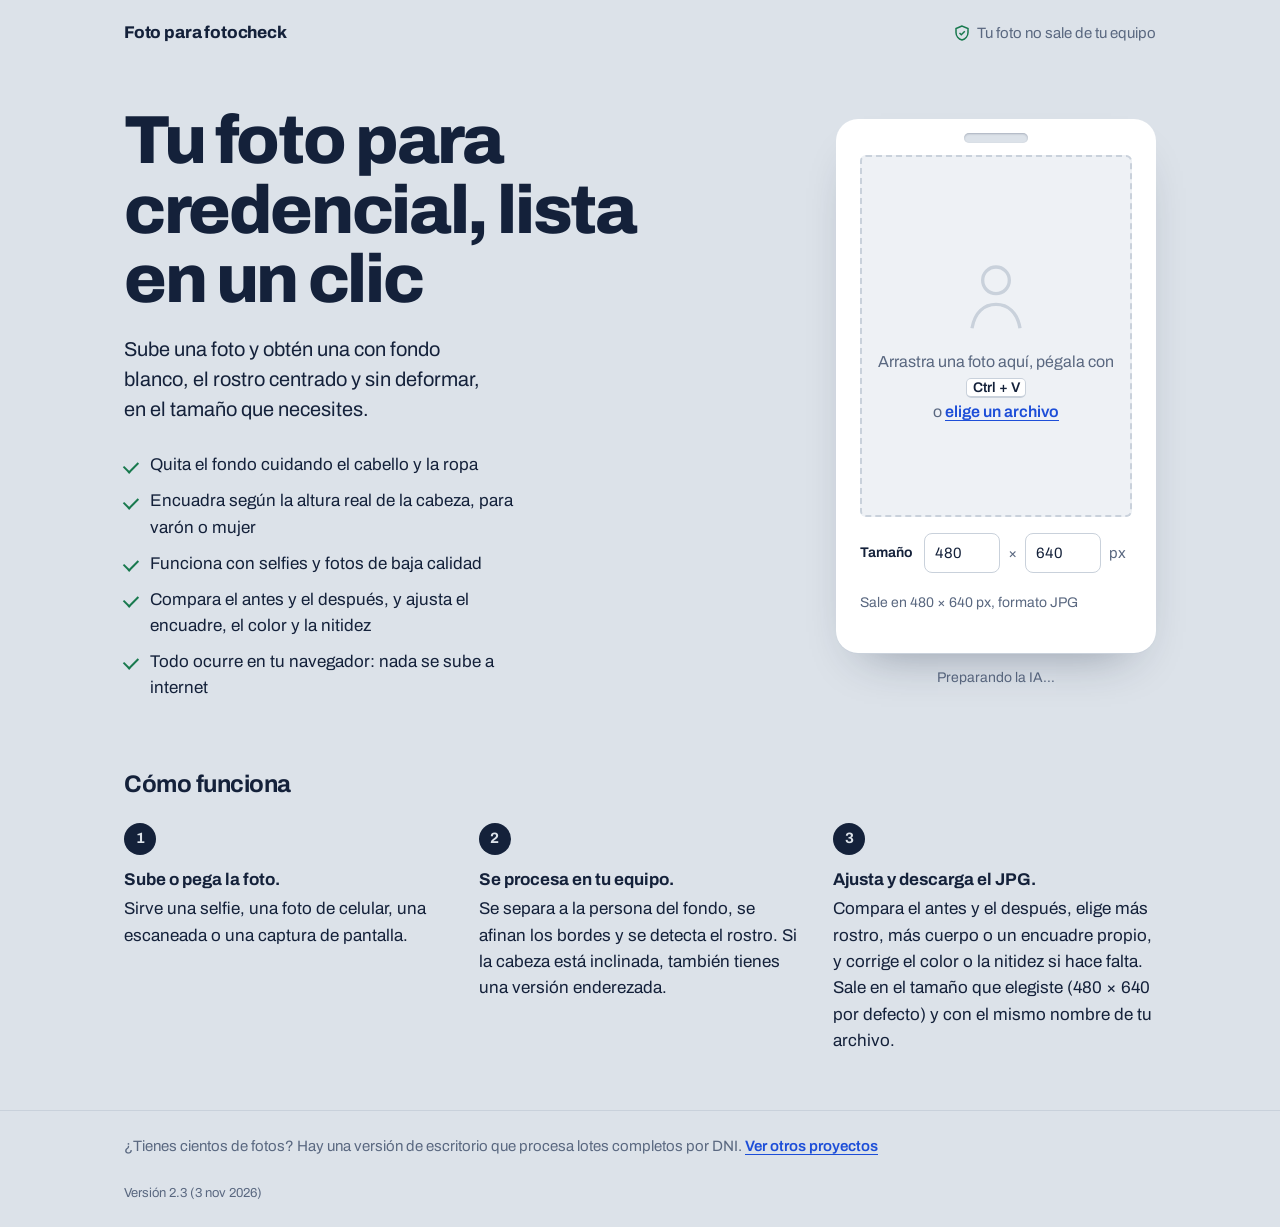
<file: fotocheck/index.html>
<!doctype html>
<html lang="es">
<head>
  <meta charset="utf-8">
  <meta name="viewport" content="width=device-width, initial-scale=1">
  <title>Foto para fotocheck</title>
  <meta name="description" content="Convierte cualquier foto en una foto de fotocheck (480 × 640 o tamaño personalizado) con fondo blanco y el rostro bien encuadrado. Se procesa en tu navegador: la foto no se sube a ningún servidor.">
  <script src="coi-serviceworker.min.js"></script>
  <link rel="preload" href="fonts/archivo-latin-wght-normal.woff2" as="font" type="font/woff2" crossorigin>
  <link rel="stylesheet" href="css/app.css?v=2.3">
  <link rel="icon" href="data:image/svg+xml,%3Csvg xmlns='http://www.w3.org/2000/svg' viewBox='0 0 24 32'%3E%3Crect x='1' y='1' width='22' height='30' rx='3' fill='%2314213A'/%3E%3Crect x='8' y='3' width='8' height='2' rx='1' fill='%23DCE2E9'/%3E%3Ccircle cx='12' cy='14' r='4' fill='%23DCE2E9'/%3E%3Cpath d='M5 26c1-5 4-7 7-7s6 2 7 7z' fill='%23DCE2E9'/%3E%3C/svg%3E">
</head>
<body>
  <header class="top">
    <span class="brand">Foto para fotocheck</span>
    <span class="privacy">
      <svg viewBox="0 0 16 16" aria-hidden="true"><path d="M8 1 2 3.5v4C2 11 4.6 14.1 8 15c3.4-.9 6-4 6-7.5v-4z" fill="none" stroke="currentColor" stroke-width="1.5"/><path d="m5.5 8 1.8 1.8L10.8 6.3" fill="none" stroke="currentColor" stroke-width="1.5"/></svg>
      Tu foto no sale de tu equipo
    </span>
  </header>

  <main class="hero">
    <section class="pitch">
      <h1>Tu foto para credencial, lista en un clic</h1>
      <p class="lede">Sube una foto y obtén una con fondo blanco, el rostro centrado y sin deformar, en el tamaño que necesites.</p>
      <ul class="facts">
        <li>Quita el fondo cuidando el cabello y la ropa</li>
        <li>Encuadra según la altura real de la cabeza, para varón o mujer</li>
        <li>Funciona con selfies y fotos de baja calidad</li>
        <li>Compara el antes y el después, y ajusta el encuadre, el color y la nitidez</li>
        <li>Todo ocurre en tu navegador: nada se sube a internet</li>
      </ul>
    </section>

    <section class="badge-wrap" aria-label="Editor">
      <div class="badge" id="badge">
        <div class="slot" aria-hidden="true"></div>
        <div class="window" id="drop" tabindex="0" role="button" aria-describedby="drop-hint">
          <div class="empty" id="empty">
            <svg viewBox="0 0 48 64" aria-hidden="true"><circle cx="24" cy="24" r="10"/><path d="M6 60c2-12 9-18 18-18s16 6 18 18"/></svg>
            <p id="drop-hint">Arrastra una foto aquí<span class="paste-hint">, pégala con <kbd id="paste-key">Ctrl + V</kbd></span><br>o <span class="link">elige un archivo</span></p>
          </div>
          <img id="result" alt="Foto procesada de 480 por 640" hidden>
          <div class="busy" id="busy" hidden>
            <div class="bar"><div class="fill" id="fill"></div></div>
            <p id="stage">Preparando…</p>
          </div>
        </div>
        <div class="size" role="group" aria-labelledby="size-label">
          <span id="size-label" class="size-label">Tamaño</span>
          <label class="field"><span class="sr">Ancho en píxeles</span><input id="out-w" type="number" inputmode="numeric" min="64" max="4000" step="1" value="480" aria-describedby="size-help"></label>
          <span class="times" aria-hidden="true">×</span>
          <label class="field"><span class="sr">Alto en píxeles</span><input id="out-h" type="number" inputmode="numeric" min="64" max="4000" step="1" value="640" aria-describedby="size-help"></label>
          <span class="unit">px</span>
          <button type="button" class="reset-size" id="reset-size" hidden>Volver a 480 × 640</button>
          <span id="size-help" class="sr">Ancho y alto entre 64 y 4000 píxeles. El recorte usa esta proporción.</span>
        </div>
        <div class="badge-foot">
          <div class="meta" id="meta" aria-live="polite">Sale en 480 × 640, formato JPG</div>
          <div class="notes" id="notes" aria-live="polite" hidden></div>
          <div class="actions">
            <button type="button" class="btn ghost" id="straight" aria-pressed="false" hidden>Ver enderezada</button>
            <button type="button" class="btn ghost" id="again" hidden>Otra foto</button>
            <a class="btn primary" id="download" hidden download>Descargar JPG</a>
          </div>
        </div>
        <input type="file" id="file" accept="image/jpeg,image/png,image/webp" hidden>
      </div>
      <p class="first-load" id="first-load">La primera vez se descargan los modelos (unos 88 MB). Después quedan guardados en tu navegador.</p>
    </section>
  </main>

  <section class="editor" id="editor" aria-labelledby="editor-title" hidden>
    <h2 id="editor-title">Antes y después</h2>
    <div class="editor-grid">
      <div class="compare">
        <figure>
          <div class="frame"><span class="pic"><img id="before" alt="Foto original"><span class="crop-box" id="crop-box" hidden><i class="h" data-h="nw"></i><i class="h" data-h="ne"></i><i class="h" data-h="sw"></i><i class="h" data-h="se"></i></span></span></div>
          <figcaption>Antes · foto original. El recuadro es la parte que se usa.</figcaption>
        </figure>
        <figure>
          <div class="frame"><img id="after" class="after" alt="Foto procesada"></div>
          <figcaption id="after-cap">Después</figcaption>
        </figure>
      </div>
      <div class="panel">
        <fieldset class="group">
          <legend>Encuadre</legend>
          <div class="choices">
            <label class="choice"><input type="radio" name="encuadre" value="recomendado" checked><span>Recomendado</span></label>
            <label class="choice"><input type="radio" name="encuadre" value="rostro"><span>Más rostro</span></label>
            <label class="choice"><input type="radio" name="encuadre" value="cuerpo"><span>Un poco más de cuerpo</span></label>
            <label class="choice"><input type="radio" name="encuadre" value="mas-cuerpo"><span>Más cuerpo</span></label>
            <label class="choice"><input type="radio" name="encuadre" value="personalizado"><span>Personalizado</span></label>
          </div>
          <p class="hint" id="enc-hint" aria-live="polite"></p>
        </fieldset>
        <fieldset class="group">
          <legend>Ajustes</legend>
          <div class="sliders">
            <div class="slider"><label for="c-brillo">Brillo</label><input type="range" id="c-brillo" min="-100" max="100" step="1" value="0"><output id="o-brillo" for="c-brillo">0</output></div>
            <div class="slider"><label for="c-contraste">Contraste</label><input type="range" id="c-contraste" min="-100" max="100" step="1" value="0"><output id="o-contraste" for="c-contraste">0</output></div>
            <div class="slider"><label for="c-saturacion">Saturación</label><input type="range" id="c-saturacion" min="-100" max="100" step="1" value="0"><output id="o-saturacion" for="c-saturacion">0</output></div>
            <div class="slider"><label for="c-temperatura">Temperatura</label><input type="range" id="c-temperatura" min="-100" max="100" step="1" value="0" aria-describedby="temp-help"><output id="o-temperatura" for="c-temperatura">0</output></div>
            <div class="slider"><label for="c-nitidez">Nitidez</label><input type="range" id="c-nitidez" min="0" max="100" step="1" value="0"><output id="o-nitidez" for="c-nitidez">0</output></div>
          </div>
          <span id="temp-help" class="sr">Valores negativos enfrían el color y positivos lo calientan.</span>
          <div class="row-actions">
            <button type="button" class="btn ghost" id="c-auto">Automático</button>
            <button type="button" class="btn ghost" id="c-reset">Restablecer</button>
          </div>
          <p class="hint" id="color-hint" aria-live="polite"></p>
          <p class="hint">Solo cambia a la persona: el fondo sigue blanco.</p>
        </fieldset>
        <a class="btn primary wide" id="download2" download>Descargar JPG</a>
      </div>
    </div>
  </section>

  <section class="how">
    <h2>Cómo funciona</h2>
    <ol>
      <li><strong>Sube o pega la foto.</strong> Sirve una selfie, una foto de celular, una escaneada o una captura de pantalla.</li>
      <li><strong>Se procesa en tu equipo.</strong> Se separa a la persona del fondo, se afinan los bordes y se detecta el rostro. Si la cabeza está inclinada, también tienes una versión enderezada.</li>
      <li><strong>Ajusta y descarga el JPG.</strong> Compara el antes y el después, elige más rostro, más cuerpo o un encuadre propio, y corrige el color o la nitidez si hace falta. Sale en el tamaño que elegiste (480 × 640 por defecto) y con el mismo nombre de tu archivo.</li>
    </ol>
  </section>

  <footer class="foot">
    <p>¿Tienes cientos de fotos? Hay una versión de escritorio que procesa lotes completos por DNI. <a href="../#proyectos">Ver otros proyectos</a></p>
    <p class="ver">Versión <span id="ver"></span></p>
  </footer>

  <script src="js/app.js?v=2.3"></script>
</body>
</html>
</file>
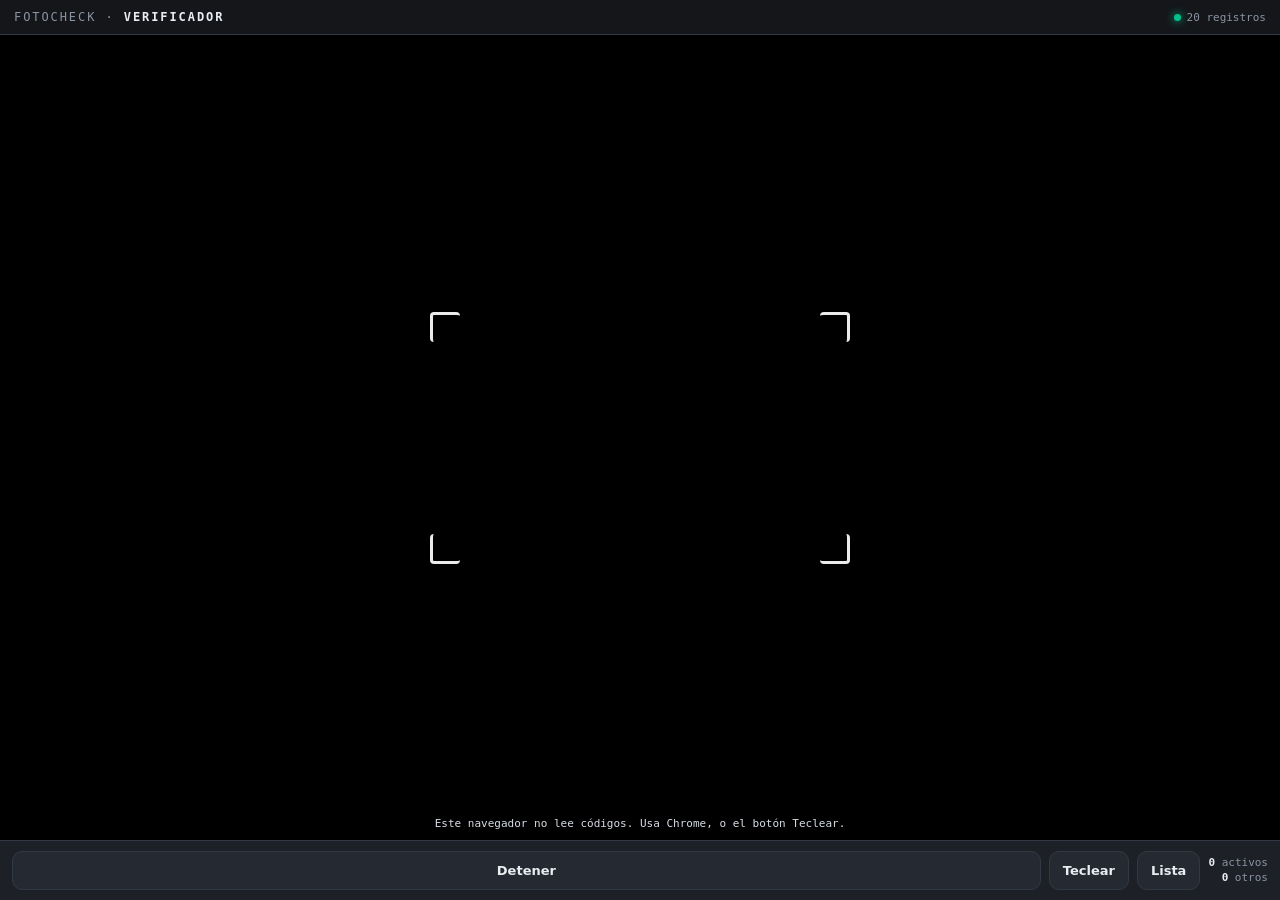
<file: testApp/index.html>
<!DOCTYPE html>
<html lang="es">
<head>
<meta charset="utf-8">
<meta name="viewport" content="width=device-width, initial-scale=1, viewport-fit=cover, user-scalable=no">
<meta name="theme-color" content="#14161A">
<meta name="mobile-web-app-capable" content="yes">
<meta name="apple-mobile-web-app-capable" content="yes">
<meta name="apple-mobile-web-app-status-bar-style" content="black-translucent">
<title>Verificador de fotochecks</title>
<style>
  :root{
    --ink:#14161A;
    --panel:#1D2026;
    --panel-2:#252932;
    --line:#333944;
    --text:#E9ECF1;
    --muted:#8A93A2;

    --activo:#00C08B;
    --activo-ink:#04231B;
    --inactivo:#FF3B4E;
    --inactivo-ink:#FFFFFF;
    --desconocido:#FFB020;
    --desconocido-ink:#2A1C00;

    --mono: ui-monospace, "Cascadia Mono", "Segoe UI Mono", "Roboto Mono", Consolas, monospace;
    --sans: system-ui, -apple-system, "Segoe UI", Roboto, "Helvetica Neue", sans-serif;

    --r:14px;
  }

  *{box-sizing:border-box;-webkit-tap-highlight-color:transparent}
  html,body{height:100%;margin:0}
  body{
    background:var(--ink);color:var(--text);font-family:var(--sans);
    display:flex;flex-direction:column;overflow:hidden;
    padding:env(safe-area-inset-top) env(safe-area-inset-right) env(safe-area-inset-bottom) env(safe-area-inset-left);
  }

  /* ---------- Encabezado ---------- */
  header{
    display:flex;align-items:center;justify-content:space-between;gap:10px;
    padding:10px 14px;border-bottom:1px solid var(--line);flex:0 0 auto;
  }
  .marca{font-family:var(--mono);font-size:12px;letter-spacing:.16em;color:var(--muted)}
  .marca b{color:var(--text);font-weight:600}
  .meta{font-family:var(--mono);font-size:11px;color:var(--muted);display:flex;align-items:center;gap:6px}
  .punto{width:7px;height:7px;border-radius:50%;background:var(--muted)}
  .punto.on{background:var(--activo);box-shadow:0 0 8px var(--activo)}

  /* ---------- Cámara ---------- */
  .visor{
    position:relative;flex:1 1 auto;min-height:120px;background:#000;overflow:hidden;
    transition:flex-basis .28s ease, min-height .28s ease;
  }
  body.con-resultado .visor{flex:0 0 26vh;min-height:0}
  video{width:100%;height:100%;object-fit:cover;display:block}

  .marco{position:absolute;inset:0;display:grid;place-items:center;pointer-events:none}
  .mira{
    width:min(78%,420px);aspect-ratio:5/3;position:relative;
    transition:transform .2s ease, opacity .2s ease;
  }
  .mira i{position:absolute;width:30px;height:30px;border:3px solid rgba(255,255,255,.92);border-radius:4px}
  .mira i:nth-child(1){top:0;left:0;border-right:0;border-bottom:0}
  .mira i:nth-child(2){top:0;right:0;border-left:0;border-bottom:0}
  .mira i:nth-child(3){bottom:0;left:0;border-right:0;border-top:0}
  .mira i:nth-child(4){bottom:0;right:0;border-left:0;border-top:0}
  body.buscando .mira{animation:respira 1.7s ease-in-out infinite}
  @keyframes respira{0%,100%{transform:scale(1);opacity:.85}50%{transform:scale(.965);opacity:1}}

  .aviso{
    position:absolute;left:0;right:0;bottom:0;padding:10px 14px;
    background:linear-gradient(transparent,rgba(0,0,0,.75));
    font-family:var(--mono);font-size:11px;color:#D7DCE4;text-align:center;
  }

  /* ---------- Resultado ---------- */
  .resultado{
    flex:0 0 auto;padding:0 14px;overflow:hidden;
    max-height:0;opacity:0;transition:max-height .28s ease,opacity .2s ease,padding .28s ease;
  }
  body.con-resultado .resultado{max-height:60vh;opacity:1;padding:14px}

  .codigo{font-family:var(--mono);font-size:13px;letter-spacing:.14em;color:var(--muted)}
  .nombre{
    font-size:clamp(22px,6.4vw,34px);font-weight:800;line-height:1.1;
    letter-spacing:-.02em;margin:6px 0 10px;overflow-wrap:anywhere;
  }
  .dni{font-family:var(--mono);font-size:17px;color:var(--text);opacity:.85}
  .dni span{color:var(--muted);font-size:12px;letter-spacing:.14em;margin-right:8px}

  .estado{
    margin-top:14px;border-radius:var(--r);padding:18px 16px;text-align:center;
    font-weight:800;font-size:clamp(24px,7.5vw,40px);letter-spacing:.06em;line-height:1;
    animation:entra .22s cubic-bezier(.2,.9,.3,1.4);
  }
  @keyframes entra{from{transform:scale(.94);opacity:0}to{transform:scale(1);opacity:1}}
  .e-activo{background:var(--activo);color:var(--activo-ink)}
  .e-inactivo{background:var(--inactivo);color:var(--inactivo-ink)}
  .e-desconocido{background:var(--desconocido);color:var(--desconocido-ink)}
  .estado small{display:block;font-size:12px;letter-spacing:.16em;font-weight:600;opacity:.72;margin-top:8px;font-family:var(--mono)}

  /* ---------- Barra inferior ---------- */
  footer{
    flex:0 0 auto;display:flex;align-items:center;gap:8px;
    padding:10px 12px;border-top:1px solid var(--line);background:var(--panel);
  }
  button{
    font-family:var(--sans);font-size:13px;font-weight:600;color:var(--text);
    background:var(--panel-2);border:1px solid var(--line);border-radius:10px;
    padding:11px 13px;cursor:pointer;transition:background .15s ease;
  }
  button:active{background:#30364180}
  button:focus-visible{outline:2px solid var(--activo);outline-offset:2px}
  button.on{background:var(--text);color:var(--ink);border-color:var(--text)}
  .crece{flex:1}
  .conteo{margin-left:auto;font-family:var(--mono);font-size:11px;color:var(--muted);text-align:right;line-height:1.35}
  .conteo b{color:var(--text)}

  /* ---------- Panel manual / historial ---------- */
  dialog{
    border:1px solid var(--line);background:var(--panel);color:var(--text);
    border-radius:var(--r);padding:18px;width:min(92vw,420px);
  }
  dialog::backdrop{background:rgba(0,0,0,.6)}
  dialog h2{margin:0 0 12px;font-size:15px;letter-spacing:.02em}
  input[type=text]{
    width:100%;font-family:var(--mono);font-size:19px;padding:12px;
    background:var(--ink);color:var(--text);border:1px solid var(--line);border-radius:10px;
  }
  .filas{max-height:52vh;overflow:auto;margin:0;padding:0;list-style:none}
  .filas li{
    display:flex;align-items:center;gap:10px;padding:9px 0;border-bottom:1px solid var(--line);
    font-size:13px;
  }
  .filas li:last-child{border-bottom:0}
  .pill{
    font-family:var(--mono);font-size:10px;font-weight:700;letter-spacing:.1em;
    padding:4px 7px;border-radius:6px;flex:0 0 auto;
  }
  .p-activo{background:var(--activo);color:var(--activo-ink)}
  .p-inactivo{background:var(--inactivo);color:var(--inactivo-ink)}
  .p-desconocido{background:var(--desconocido);color:var(--desconocido-ink)}
  .hora{font-family:var(--mono);color:var(--muted);font-size:11px;margin-left:auto;flex:0 0 auto}
  .vacio{color:var(--muted);font-size:13px;padding:18px 0;text-align:center}

  @media (prefers-reduced-motion: reduce){
    *{animation:none !important;transition:none !important}
  }
</style>
</head>
<body class="buscando">

<header>
  <div class="marca">FOTOCHECK · <b>VERIFICADOR</b></div>
  <div class="meta"><span class="punto" id="led"></span><span id="infoBD">—</span></div>
</header>

<div class="visor">
  <video id="video" playsinline muted autoplay></video>
  <div class="marco"><div class="mira"><i></i><i></i><i></i><i></i></div></div>
  <div class="aviso" id="aviso">Apunta al código de barras</div>
</div>

<section class="resultado" id="resultado" aria-live="polite"></section>

<footer>
  <button id="btnCam" class="crece">Detener</button>
  <button id="btnLuz" hidden>Luz</button>
  <button id="btnManual">Teclear</button>
  <button id="btnLista">Lista</button>
  <div class="conteo">
    <div><b id="cActivo">0</b> activos</div>
    <div><b id="cOtro">0</b> otros</div>
  </div>
</footer>

<dialog id="dlgManual">
  <h2>Ingresar código</h2>
  <input type="text" id="inManual" inputmode="text" autocomplete="off" placeholder="Ej. E00123">
  <div style="display:flex;gap:8px;margin-top:14px">
    <button class="crece" id="btnBuscar">Buscar</button>
    <button id="btnCerrarManual">Cancelar</button>
  </div>
</dialog>

<dialog id="dlgLista">
  <h2>Escaneos de esta sesión</h2>
  <ul class="filas" id="filas"></ul>
  <div style="display:flex;gap:8px;margin-top:14px">
    <button class="crece" id="btnCSV">Descargar CSV</button>
    <button id="btnCerrarLista">Cerrar</button>
  </div>
</dialog>

<script>
/* =========================================================================
   1. ORIGEN DE DATOS
   Hoy: lista embebida (generada por gen_datos.py desde el Excel).
   Mañana: cambia modo a 'url' y apunta a un JSON publicado por
   Power Automate / SharePoint / OneDrive. El resto de la app no cambia.
   ========================================================================= */
const FUENTE = {
  modo: 'embebido',        // 'embebido' | 'url'
  url : '',                // p. ej. 'https://.../datos.json'
  cache: 'fotocheck_bd_v1' // copia local para trabajar sin señal
};

// ==== INICIO DATOS (generado por gen_datos.py — no editar a mano) ====
const DATOS = [
  {"cod":"E00101","nom":"QUISPE MAMANI, ROSA ELENA","dni":"45678901","est":"ACTIVO"},
  {"cod":"E00102","nom":"DE LA TORRE RIOS, LUIS ALBERTO","dni":"09876543","est":"ACTIVO"},
  {"cod":"E00103","nom":"HUAMAN CCASA, PEDRO ANTONIO","dni":"71234567","est":"NO ACTIVO"},
  {"cod":"E00104","nom":"VARGAS LLOSA, MARIA FERNANDA","dni":"08123456","est":"ACTIVO"},
  {"cod":"E00105","nom":"CHAVEZ PONCE, JORGE LUIS","dni":"46012378","est":"NO ACTIVO"},
  {"cod":"E00106","nom":"SALAZAR MENDOZA, ANA LUCIA","dni":"70998877","est":"ACTIVO"},
  {"cod":"E00107","nom":"ROJAS CABRERA, MIGUEL ANGEL","dni":"41223344","est":"ACTIVO"},
  {"cod":"E00108","nom":"FLORES ATENCIO, CARMEN ROSA","dni":"06554433","est":"NO ACTIVO"},
  {"cod":"E00109","nom":"CASTILLO NUÑEZ, DIEGO ARMANDO","dni":"72556677","est":"ACTIVO"},
  {"cod":"E00110","nom":"MEDINA ZEGARRA, PATRICIA ISABEL","dni":"44778899","est":"ACTIVO"},
  {"cod":"E00111","nom":"PAREDES SOTO, RICARDO MANUEL","dni":"10334455","est":"NO ACTIVO"},
  {"cod":"E00112","nom":"ESPINOZA VILCA, GLORIA MERCEDES","dni":"73445566","est":"ACTIVO"},
  {"cod":"E00113","nom":"TORRES BENAVIDES, CESAR AUGUSTO","dni":"42667788","est":"ACTIVO"},
  {"cod":"E00114","nom":"AGUILAR PRADO, SILVIA BEATRIZ","dni":"07889900","est":"NO ACTIVO"},
  {"cod":"E00115","nom":"BUSTAMANTE LEON, FERNANDO JOSE","dni":"74112233","est":"ACTIVO"},
  {"cod":"E00116","nom":"NAVARRO ESCOBAR, JULIA ANDREA","dni":"43990011","est":"ACTIVO"},
  {"cod":"E00117","nom":"OLIVARES CANO, MARCO TULIO","dni":"11556677","est":"NO ACTIVO"},
  {"cod":"E00118","nom":"REYES GUTIERREZ, SANDRA PAOLA","dni":"75223344","est":"ACTIVO"},
  {"cod":"E00119","nom":"ZAVALA CORDOVA, ALEJANDRO IVAN","dni":"40445566","est":"ACTIVO"},
  {"cod":"E00120","nom":"IPARRAGUIRRE VEGA, LUZ MARINA","dni":"05667788","est":"NO ACTIVO"}
];
// ==== FIN DATOS ====

/* =========================================================================
   2. ÍNDICE DE BÚSQUEDA
   ========================================================================= */
const norm = s => String(s ?? '').trim().toUpperCase().replace(/[\s\-_.]/g,'');
const sinCeros = s => norm(s).replace(/^0+/,'') || '0';

let registros = DATOS, indice = new Map();

function construirIndice(lista){
  indice = new Map();
  for(const r of lista){
    for(const k of [norm(r.cod), sinCeros(r.cod), norm(r.dni), sinCeros(r.dni)]){
      if(k && !indice.has(k)) indice.set(k, r);
    }
  }
  document.getElementById('infoBD').textContent = lista.length + ' registros';
  document.getElementById('led').classList.toggle('on', lista.length > 0);
}

function buscar(txt){
  return indice.get(norm(txt)) || indice.get(sinCeros(txt)) || null;
}

async function cargarDatos(){
  if(FUENTE.modo === 'url' && FUENTE.url){
    try{
      const r = await fetch(FUENTE.url, {cache:'no-store'});
      const j = await r.json();
      if(Array.isArray(j) && j.length){
        localStorage.setItem(FUENTE.cache, JSON.stringify(j));
        registros = j;
      }
    }catch(e){
      const c = localStorage.getItem(FUENTE.cache);
      if(c) registros = JSON.parse(c);
    }
  }
  construirIndice(registros);
}

/* =========================================================================
   3. PRESENTACIÓN DEL RESULTADO
   ========================================================================= */
const $ = id => document.getElementById(id);
const historial = [];
let temporizador = null, ultimo = '', ultimoMs = 0;

/* Control anti-rebote: evita que un código vecino del mismo papel
   pise el resultado que se acaba de mostrar. */
const ENFRIAMIENTO = 1200;   // ms en que se ignora TODO tras una lectura válida
const REPETIR      = 2;      // veces seguidas que hay que ver el mismo código
let bloqueoHasta = 0, candidato = '', repeticiones = 0;

function clase(est){
  const e = norm(est);
  if(e === 'ACTIVO') return 'activo';
  if(e === 'NOACTIVO' || e === 'INACTIVO') return 'inactivo';
  return 'desconocido';
}

function mostrar(reg, leido){
  const c = reg ? clase(reg.est) : 'desconocido';
  $('resultado').innerHTML = reg
    ? `<div class="codigo">${reg.cod}</div>
       <div class="nombre">${reg.nom}</div>
       <div class="dni"><span>DNI</span>${reg.dni}</div>
       <div class="estado e-${c}">${reg.est}</div>`
    : `<div class="codigo">${leido}</div>
       <div class="nombre">Sin coincidencia</div>
       <div class="dni"><span>CÓDIGO</span>no está en la base</div>
       <div class="estado e-desconocido">NO REGISTRADO<small>VERIFICAR MANUALMENTE</small></div>`;

  document.body.classList.add('con-resultado');
  document.body.classList.remove('buscando');

  historial.unshift({
    cod: reg ? reg.cod : leido,
    nom: reg ? reg.nom : '—',
    dni: reg ? reg.dni : '—',
    est: reg ? reg.est : 'NO REGISTRADO',
    c, hora: new Date().toLocaleTimeString('es-PE',{hour12:false})
  });
  $('cActivo').textContent = historial.filter(h => h.c === 'activo').length;
  $('cOtro').textContent   = historial.filter(h => h.c !== 'activo').length;

  señal(c);
  clearTimeout(temporizador);
  temporizador = setTimeout(limpiar, 2400);
}

function limpiar(){
  document.body.classList.remove('con-resultado');
  if(escaneando) document.body.classList.add('buscando');
  $('resultado').innerHTML = '';
}

/* Sonido y vibración: distinto tono según el estado */
let ctxAudio = null;
function señal(c){
  const patron = c === 'activo' ? [40] : c === 'inactivo' ? [70,60,70] : [50,50,50];
  navigator.vibrate?.(patron);
  try{
    ctxAudio ||= new (window.AudioContext || window.webkitAudioContext)();
    const tonos = c === 'activo' ? [[880,0]] : c === 'inactivo' ? [[420,0],[300,.14]] : [[600,0],[600,.14]];
    for(const [hz,at] of tonos){
      const o = ctxAudio.createOscillator(), g = ctxAudio.createGain();
      o.type = 'sine'; o.frequency.value = hz;
      const t = ctxAudio.currentTime + at;
      g.gain.setValueAtTime(.0001, t);
      g.gain.exponentialRampToValueAtTime(.28, t + .012);
      g.gain.exponentialRampToValueAtTime(.0001, t + .12);
      o.connect(g).connect(ctxAudio.destination);
      o.start(t); o.stop(t + .14);
    }
  }catch(e){}
}

/* Acepta una lectura y abre el enfriamiento. Lo usan el escáner y el teclado. */
function aceptar(txt){
  const ahora = Date.now();
  candidato = ''; repeticiones = 0;
  ultimo = txt; ultimoMs = ahora;
  bloqueoHasta = ahora + ENFRIAMIENTO;
  mostrar(buscar(txt), txt);
}

function procesar(txt){
  const ahora = Date.now();
  if(ahora < bloqueoHasta) return;                        // enfriamiento tras la última lectura
  if(txt === ultimo && ahora - ultimoMs < 2600) return;   // mismo código demasiado seguido

  // Debe verse el mismo valor en varios cuadros seguidos antes de darlo por bueno
  if(txt !== candidato){ candidato = txt; repeticiones = 1; return; }
  if(++repeticiones < REPETIR) return;

  aceptar(txt);
}

/* =========================================================================
   4. CÁMARA Y LECTURA
   ========================================================================= */
const FORMATOS = ['code_128','code_39','code_93','codabar','ean_13','ean_8','itf','upc_a','upc_e','qr_code'];
let stream = null, detector = null, escaneando = false, pista = null, luz = false;

async function iniciar(){
  if(!window.isSecureContext || !navigator.mediaDevices){
    escaneando = false;
    document.body.classList.remove('buscando');
    $('btnCam').textContent = 'Iniciar';
    $('aviso').innerHTML = 'La cámara necesita el APK o localhost.<br>Aquí solo funciona el botón Teclear.';
    return;
  }
  if(!('BarcodeDetector' in window)){
    $('aviso').textContent = 'Este navegador no lee códigos. Usa Chrome, o el botón Teclear.';
    return;
  }
  try{
    const soportados = await BarcodeDetector.getSupportedFormats();
    detector = new BarcodeDetector({formats: FORMATOS.filter(f => soportados.includes(f))});

    stream = await navigator.mediaDevices.getUserMedia({
      video: {facingMode:{ideal:'environment'}, width:{ideal:1280}, height:{ideal:720}}
    });
    $('video').srcObject = stream;
    await $('video').play();

    pista = stream.getVideoTracks()[0];
    if(pista.getCapabilities?.().torch) $('btnLuz').hidden = false;

    escaneando = true;
    document.body.classList.add('buscando');
    $('btnCam').textContent = 'Detener';
    $('aviso').textContent = 'Centra un solo código en la mira';
    bucle();
  }catch(e){
    $('aviso').textContent = e.name === 'NotAllowedError'
      ? 'Permiso de cámara denegado. Habilítalo en el candado de la barra de direcciones.'
      : 'No se pudo abrir la cámara: ' + e.name;
  }
}

/* Cuando hay varios códigos a la vista (una hoja impresa, un tablero),
   el detector no garantiza el orden. Nos quedamos con el que está más
   cerca del centro y descartamos los que caen fuera de la mira. */
function elegirCentral(hits, v){
  const cx = v.videoWidth / 2, cy = v.videoHeight / 2;
  const limX = v.videoWidth * .36, limY = v.videoHeight * .30;
  let mejor = null, mejorDist = Infinity;

  for(const h of hits){
    const b = h.boundingBox;
    if(!b){ if(!mejor){ mejor = h; mejorDist = Infinity; } continue; }
    const bx = b.x + b.width / 2, by = b.y + b.height / 2;
    if(Math.abs(bx - cx) > limX || Math.abs(by - cy) > limY) continue;
    const d = Math.hypot(bx - cx, by - cy);
    if(d < mejorDist){ mejorDist = d; mejor = h; }
  }
  return mejor;
}

async function bucle(){
  while(escaneando){
    try{
      const v = $('video');
      if(v.readyState >= 2 && Date.now() >= bloqueoHasta){
        const hits = await detector.detect(v);
        const elegido = hits.length === 1 ? hits[0] : elegirCentral(hits, v);
        if(elegido) procesar(elegido.rawValue);
        else if(hits.length){ candidato = ''; repeticiones = 0; }
      }
    }catch(e){}
    await new Promise(r => setTimeout(r, 110));
  }
}

function detener(){
  escaneando = false;
  candidato = ''; repeticiones = 0; bloqueoHasta = 0;
  stream?.getTracks().forEach(t => t.stop());
  stream = null; luz = false;
  $('btnLuz').classList.remove('on'); $('btnLuz').hidden = true;
  $('btnCam').textContent = 'Iniciar';
  $('aviso').textContent = 'Cámara detenida';
  document.body.classList.remove('buscando');
}

/* =========================================================================
   5. CONTROLES
   ========================================================================= */
$('btnCam').onclick = () => escaneando ? detener() : iniciar();

$('btnLuz').onclick = async () => {
  luz = !luz;
  try{ await pista.applyConstraints({advanced:[{torch:luz}]}); $('btnLuz').classList.toggle('on', luz); }
  catch(e){ luz = false; }
};

$('btnManual').onclick = () => { $('dlgManual').showModal(); $('inManual').value=''; $('inManual').focus(); };
$('btnCerrarManual').onclick = () => $('dlgManual').close();
$('btnBuscar').onclick = () => {
  const t = $('inManual').value.trim();
  if(!t) return;
  $('dlgManual').close();
  aceptar(t);
};
$('inManual').addEventListener('keydown', e => { if(e.key === 'Enter') $('btnBuscar').click(); });

$('btnLista').onclick = () => {
  $('filas').innerHTML = historial.length
    ? historial.map(h => `<li>
        <span class="pill p-${h.c}">${h.est}</span>
        <span>${h.nom}<br><span style="color:var(--muted);font-family:var(--mono);font-size:11px">${h.cod} · ${h.dni}</span></span>
        <span class="hora">${h.hora}</span></li>`).join('')
    : '<div class="vacio">Aún no hay escaneos.</div>';
  $('dlgLista').showModal();
};
$('btnCerrarLista').onclick = () => $('dlgLista').close();

$('btnCSV').onclick = () => {
  const csv = 'Hora;Codigo;Nombre;DNI;Estado\n' +
    historial.map(h => [h.hora,h.cod,h.nom,h.dni,h.est].join(';')).join('\n');
  const nombre = 'escaneos_' + new Date().toISOString().slice(0,10) + '.csv';

  // Dentro del APK no hay carpeta de descargas del navegador: lo guarda Android.
  if(window.Puente?.guardarCSV){ Puente.guardarCSV(csv, nombre); return; }

  const a = document.createElement('a');
  a.href = URL.createObjectURL(new Blob(['\ufeff'+csv], {type:'text/csv;charset=utf-8'}));
  a.download = nombre;
  a.click();
};

/* Instalable en el escritorio del celular sin archivos extra.
   Dentro del APK no hace falta: ya tiene su propio ícono. */
if(!window.Puente){
const manifiesto = {
  name:'Verificador de fotochecks', short_name:'Fotocheck',
  display:'standalone', background_color:'#14161A', theme_color:'#14161A',
  start_url:location.href.split('#')[0],
  icons:[{src:'data:image/svg+xml,' + encodeURIComponent(
    `<svg xmlns="http://www.w3.org/2000/svg" width="512" height="512"><rect width="512" height="512" fill="#14161A"/>` +
    [96,140,168,212,240,284,312,356,384].map((x,i) =>
      `<rect x="${x}" y="150" width="${i%3?14:26}" height="212" fill="#00C08B"/>`).join('') +
    `</svg>`), sizes:'512x512', type:'image/svg+xml', purpose:'any'}]
};
const enlace = document.createElement('link');
enlace.rel = 'manifest';
enlace.href = URL.createObjectURL(new Blob([JSON.stringify(manifiesto)], {type:'application/manifest+json'}));
document.head.appendChild(enlace);
}

/* Arranque */
cargarDatos().then(iniciar);
document.addEventListener('visibilitychange', () => {
  if(document.hidden && escaneando) detener();
});
</script>
</body>
</html>
</file>
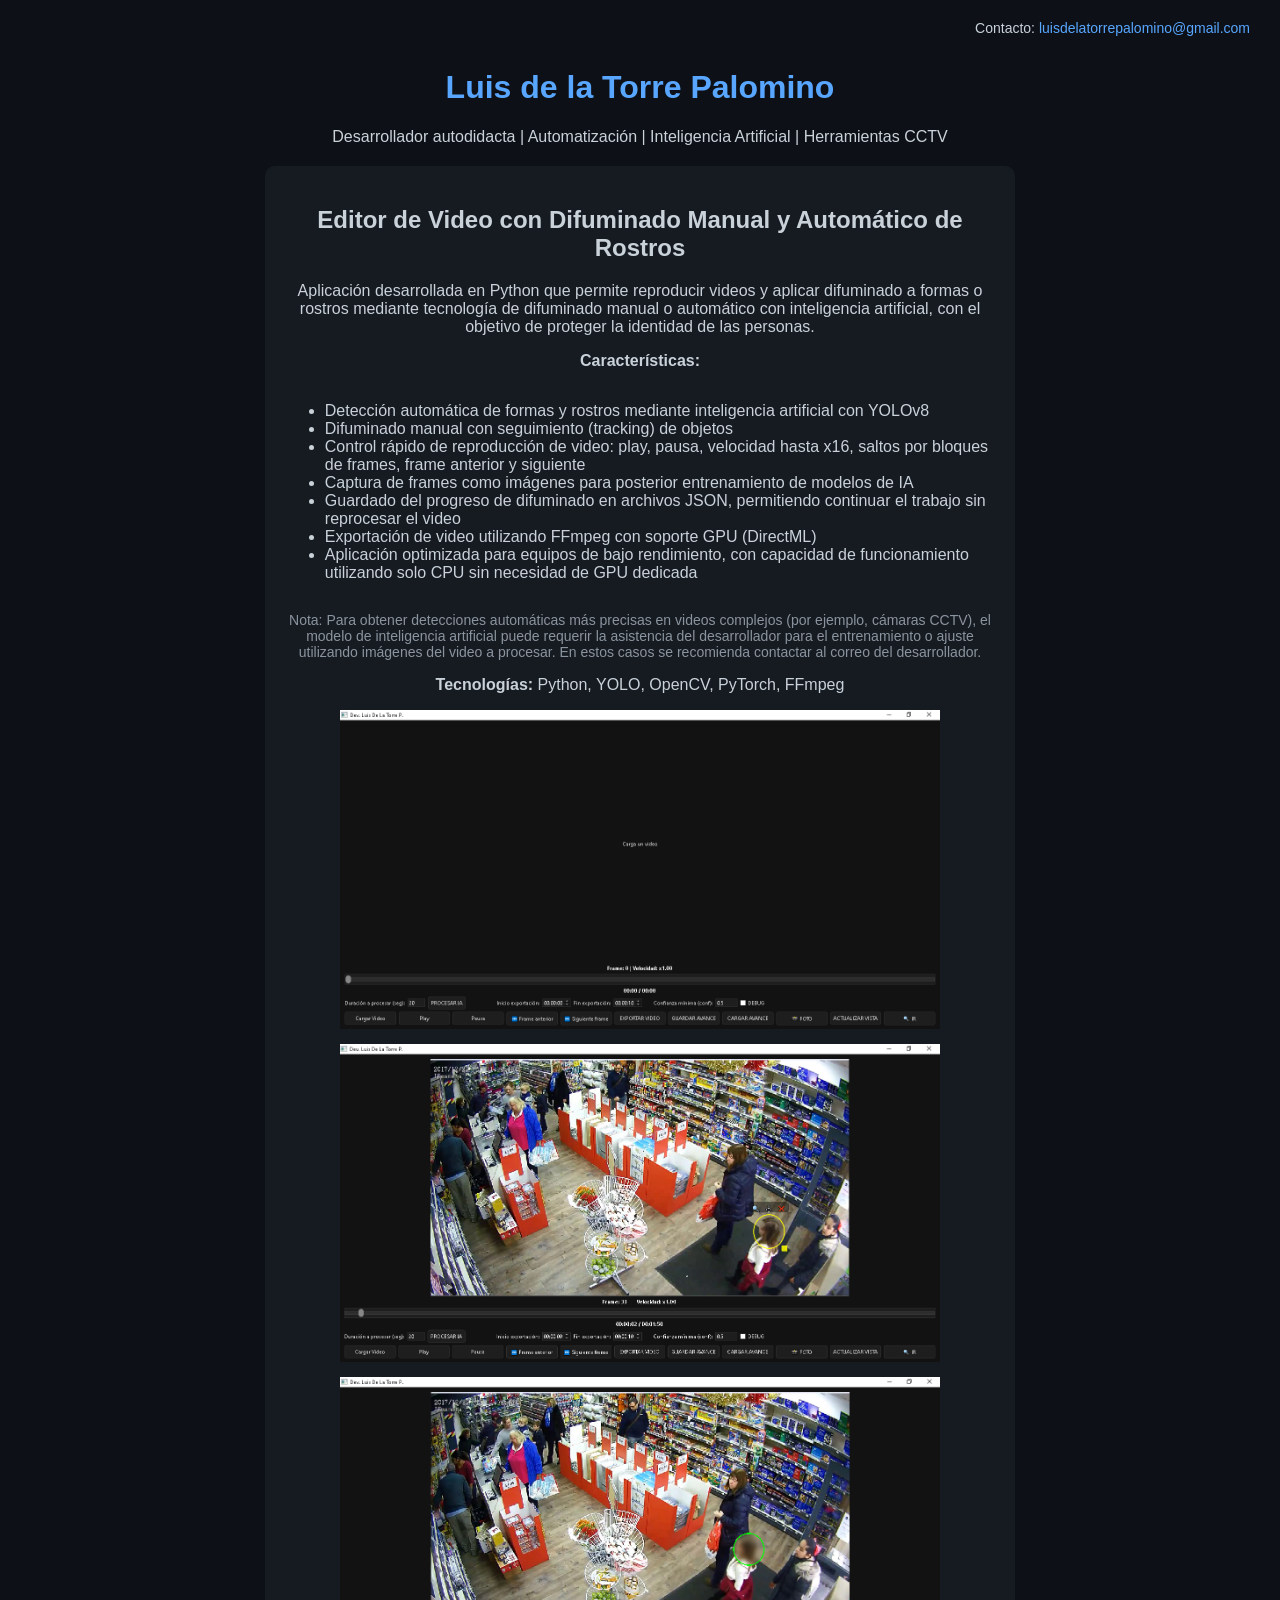
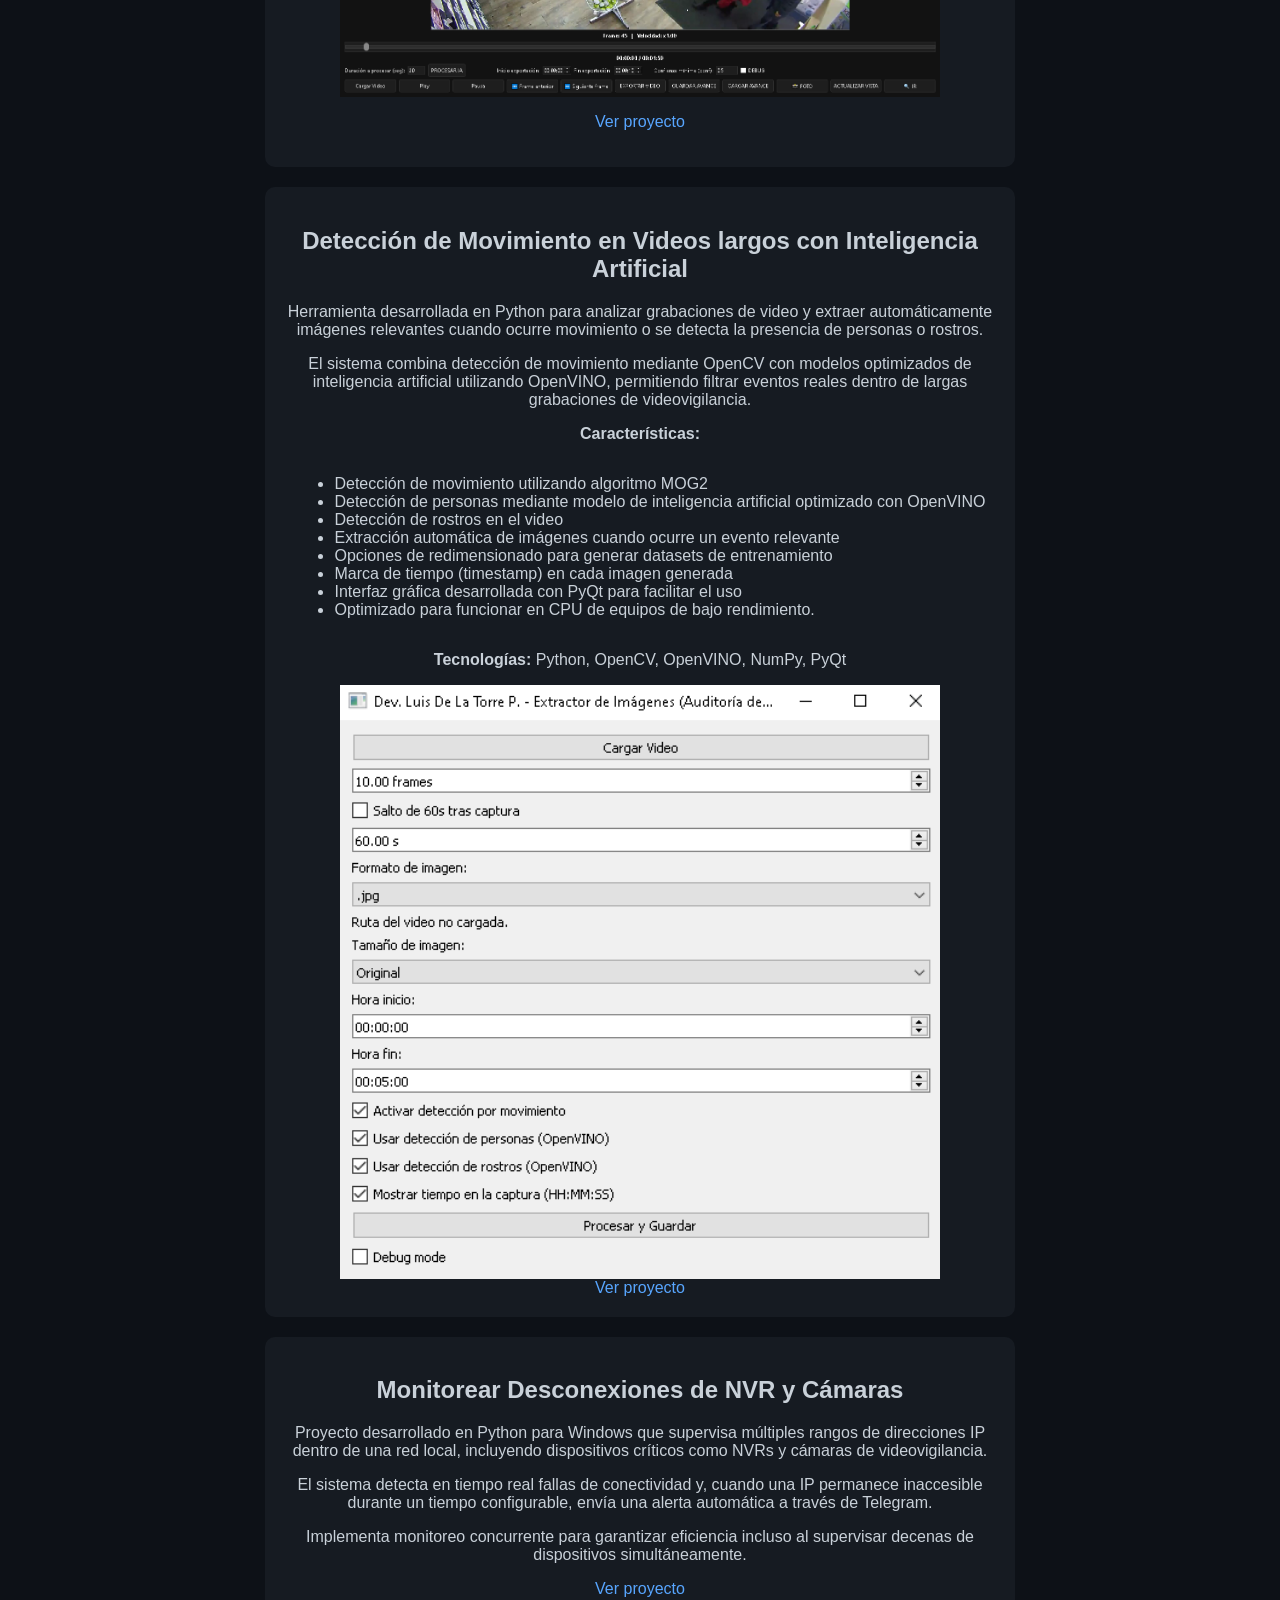
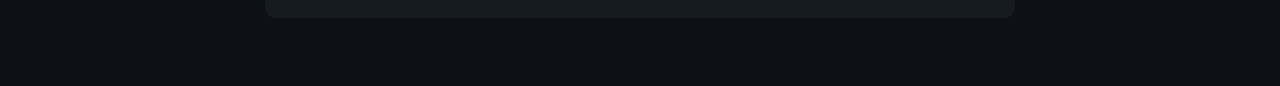
<file: backup_index.html>
<!DOCTYPE html>
<html>
<head>
    <meta charset="UTF-8">
    <title>Luis de la Torre Palomino | Portafolio Personal</title>
    <style>
        body {
            font-family: Arial;
            background-color: #0d1117;
            color: #c9d1d9;
            text-align: center;
            padding: 40px;
        }
        h1 { color: #58a6ff; }
        .card {
            background: #161b22;
            padding: 20px;
            margin: 20px auto;
            width: 60%;
            border-radius: 10px;
        }
        a {
            color: #58a6ff;
            text-decoration: none;
        }
        .contacto {
            position: absolute;
            top: 20px;
            right: 30px;
            font-size: 14px;
        }
    </style>
</head>
<body>
<div class="contacto">
    Contacto: 
    <a href="mailto:luisdelatorrepalomino@gmail.com">
        luisdelatorrepalomino@gmail.com
    </a>
</div>
<h1>Luis de la Torre Palomino</h1>
<p>Desarrollador autodidacta | Automatización | Inteligencia Artificial | Herramientas CCTV</p>

<div class="card">
    <h2>Editor de Video con Difuminado Manual y Automático de Rostros</h2>

    <p>
        Aplicación desarrollada en Python que permite reproducir videos y aplicar difuminado
        a formas o rostros mediante tecnología de difuminado manual o automático con inteligencia artificial,
        con el objetivo de proteger la identidad de las personas.
    </p>
    
    <p><b>Características:</b></p>
    <ul style="text-align:left; display:inline-block;">
        <li>Detección automática de formas y rostros mediante inteligencia artificial con YOLOv8</li>
        <li>Difuminado manual con seguimiento (tracking) de objetos</li>
        <li>Control rápido de reproducción de video: play, pausa, velocidad hasta x16, saltos por bloques de frames, frame anterior y siguiente</li>
        <li>Captura de frames como imágenes para posterior entrenamiento de modelos de IA</li>
        <li>Guardado del progreso de difuminado en archivos JSON, permitiendo continuar el trabajo sin reprocesar el video</li>
        <li>Exportación de video utilizando FFmpeg con soporte GPU (DirectML)</li>
        <li>Aplicación optimizada para equipos de bajo rendimiento, con capacidad de funcionamiento utilizando solo CPU sin necesidad de GPU dedicada</li>
    </ul>

    <p style="font-size:14px; color:#8b949e;">
    Nota: Para obtener detecciones automáticas más precisas en videos complejos (por ejemplo, cámaras CCTV),
    el modelo de inteligencia artificial puede requerir la asistencia del desarrollador para el entrenamiento
    o ajuste utilizando imágenes del video a procesar. En estos casos se recomienda contactar al correo del desarrollador.
    </p>
    
    <p><b>Tecnologías:</b> Python, YOLO, OpenCV, PyTorch, FFmpeg</p>
	
    <div style="display:flex; flex-direction:column; gap:15px; align-items:center;">
		<img src="assets/images/videoeditor-difuminador/interfaz.png" alt="Interfaz" width="600">
		<img src="assets/images/videoeditor-difuminador/demo1.png" alt="Demo 1" width="600">
		<img src="assets/images/videoeditor-difuminador/demo2.png" alt="Demo 2" width="600">
	</div>

    <p><a href="https://github.com/luisdl-dev/videoeditor-difuminador" target="_blank">
        Ver proyecto
    </a></p>
</div>
    
<div class="card">
    <h2>Detección de Movimiento en Videos largos con Inteligencia Artificial</h2>

    <p>
        Herramienta desarrollada en Python para analizar grabaciones de video y extraer automáticamente 
        imágenes relevantes cuando ocurre movimiento o se detecta la presencia de personas o rostros.
    </p>

    <p>
        El sistema combina detección de movimiento mediante OpenCV con modelos optimizados de 
        inteligencia artificial utilizando OpenVINO, permitiendo filtrar eventos reales dentro 
        de largas grabaciones de videovigilancia.
    </p>

    <p><b>Características:</b></p>

    <ul style="text-align:left; display:inline-block;">
        <li>Detección de movimiento utilizando algoritmo MOG2</li>
        <li>Detección de personas mediante modelo de inteligencia artificial optimizado con OpenVINO</li>
        <li>Detección de rostros en el video</li>
        <li>Extracción automática de imágenes cuando ocurre un evento relevante</li>
        <li>Opciones de redimensionado para generar datasets de entrenamiento</li>
        <li>Marca de tiempo (timestamp) en cada imagen generada</li>
        <li>Interfaz gráfica desarrollada con PyQt para facilitar el uso</li>
        <li>Optimizado para funcionar en CPU de equipos de bajo rendimiento.</li>
    </ul>

    <p><b>Tecnologías:</b> Python, OpenCV, OpenVINO, NumPy, PyQt</p>
	
	<div style="display:flex; flex-direction:column; gap:15px; align-items:center;">
		<img src="assets/images/video-mov-deteccion/interfaz.png" alt="Interfaz" width="600">
	</div>
	
    <a href="https://github.com/luisdl-dev/video-mov-deteccion" target="_blank">
        Ver proyecto
    </a>
</div>
 
<div class="card">
    <h2>Monitorear Desconexiones de NVR y Cámaras</h2>

    <p>
        Proyecto desarrollado en Python para Windows que supervisa múltiples rangos de direcciones IP 
        dentro de una red local, incluyendo dispositivos críticos como NVRs y cámaras de videovigilancia.
    </p>

    <p>
        El sistema detecta en tiempo real fallas de conectividad y, cuando una IP permanece inaccesible 
        durante un tiempo configurable, envía una alerta automática a través de Telegram.
    </p>

    <p>
        Implementa monitoreo concurrente para garantizar eficiencia incluso al supervisar decenas 
        de dispositivos simultáneamente.
    </p>

    <a href="https://github.com/luisdl-dev/seguimiento-desconexion-camaras-ip" target="_blank">
        Ver proyecto
    </a>
</div>

</body>
</html>
</file>
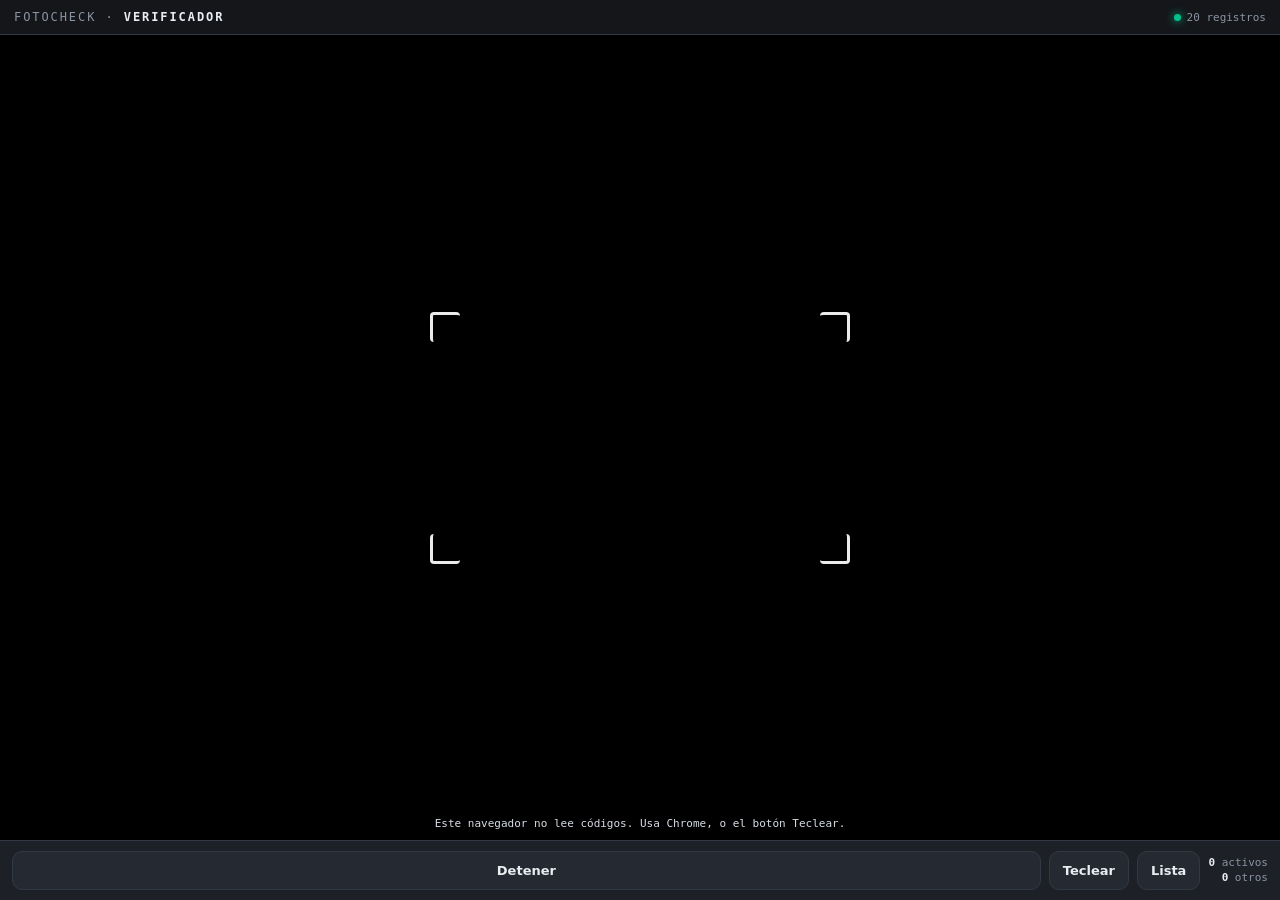
<file: testApp/app.html>
<!DOCTYPE html>
<html lang="es">
<head>
<meta charset="utf-8">
<meta name="viewport" content="width=device-width, initial-scale=1, viewport-fit=cover, user-scalable=no">
<meta name="theme-color" content="#14161A">
<meta name="mobile-web-app-capable" content="yes">
<meta name="apple-mobile-web-app-capable" content="yes">
<meta name="apple-mobile-web-app-status-bar-style" content="black-translucent">
<title>Verificador de fotochecks</title>
<style>
  :root{
    --ink:#14161A;
    --panel:#1D2026;
    --panel-2:#252932;
    --line:#333944;
    --text:#E9ECF1;
    --muted:#8A93A2;

    --activo:#00C08B;
    --activo-ink:#04231B;
    --inactivo:#FF3B4E;
    --inactivo-ink:#FFFFFF;
    --desconocido:#FFB020;
    --desconocido-ink:#2A1C00;

    --mono: ui-monospace, "Cascadia Mono", "Segoe UI Mono", "Roboto Mono", Consolas, monospace;
    --sans: system-ui, -apple-system, "Segoe UI", Roboto, "Helvetica Neue", sans-serif;

    --r:14px;
  }

  *{box-sizing:border-box;-webkit-tap-highlight-color:transparent}
  html,body{height:100%;margin:0}
  body{
    background:var(--ink);color:var(--text);font-family:var(--sans);
    display:flex;flex-direction:column;overflow:hidden;
    padding:env(safe-area-inset-top) env(safe-area-inset-right) env(safe-area-inset-bottom) env(safe-area-inset-left);
  }

  /* ---------- Encabezado ---------- */
  header{
    display:flex;align-items:center;justify-content:space-between;gap:10px;
    padding:10px 14px;border-bottom:1px solid var(--line);flex:0 0 auto;
  }
  .marca{font-family:var(--mono);font-size:12px;letter-spacing:.16em;color:var(--muted)}
  .marca b{color:var(--text);font-weight:600}
  .meta{font-family:var(--mono);font-size:11px;color:var(--muted);display:flex;align-items:center;gap:6px}
  .punto{width:7px;height:7px;border-radius:50%;background:var(--muted)}
  .punto.on{background:var(--activo);box-shadow:0 0 8px var(--activo)}

  /* ---------- Cámara ---------- */
  .visor{
    position:relative;flex:1 1 auto;min-height:120px;background:#000;overflow:hidden;
    transition:flex-basis .28s ease, min-height .28s ease;
  }
  body.con-resultado .visor{flex:0 0 26vh;min-height:0}
  video{width:100%;height:100%;object-fit:cover;display:block}

  .marco{position:absolute;inset:0;display:grid;place-items:center;pointer-events:none}
  .mira{
    width:min(78%,420px);aspect-ratio:5/3;position:relative;
    transition:transform .2s ease, opacity .2s ease;
  }
  .mira i{position:absolute;width:30px;height:30px;border:3px solid rgba(255,255,255,.92);border-radius:4px}
  .mira i:nth-child(1){top:0;left:0;border-right:0;border-bottom:0}
  .mira i:nth-child(2){top:0;right:0;border-left:0;border-bottom:0}
  .mira i:nth-child(3){bottom:0;left:0;border-right:0;border-top:0}
  .mira i:nth-child(4){bottom:0;right:0;border-left:0;border-top:0}
  body.buscando .mira{animation:respira 1.7s ease-in-out infinite}
  @keyframes respira{0%,100%{transform:scale(1);opacity:.85}50%{transform:scale(.965);opacity:1}}

  .aviso{
    position:absolute;left:0;right:0;bottom:0;padding:10px 14px;
    background:linear-gradient(transparent,rgba(0,0,0,.75));
    font-family:var(--mono);font-size:11px;color:#D7DCE4;text-align:center;
  }

  /* ---------- Resultado ---------- */
  .resultado{
    flex:0 0 auto;padding:0 14px;overflow:hidden;
    max-height:0;opacity:0;transition:max-height .28s ease,opacity .2s ease,padding .28s ease;
  }
  body.con-resultado .resultado{max-height:60vh;opacity:1;padding:14px}

  .codigo{font-family:var(--mono);font-size:13px;letter-spacing:.14em;color:var(--muted)}
  .nombre{
    font-size:clamp(22px,6.4vw,34px);font-weight:800;line-height:1.1;
    letter-spacing:-.02em;margin:6px 0 10px;overflow-wrap:anywhere;
  }
  .dni{font-family:var(--mono);font-size:17px;color:var(--text);opacity:.85}
  .dni span{color:var(--muted);font-size:12px;letter-spacing:.14em;margin-right:8px}

  .estado{
    margin-top:14px;border-radius:var(--r);padding:18px 16px;text-align:center;
    font-weight:800;font-size:clamp(24px,7.5vw,40px);letter-spacing:.06em;line-height:1;
    animation:entra .22s cubic-bezier(.2,.9,.3,1.4);
  }
  @keyframes entra{from{transform:scale(.94);opacity:0}to{transform:scale(1);opacity:1}}
  .e-activo{background:var(--activo);color:var(--activo-ink)}
  .e-inactivo{background:var(--inactivo);color:var(--inactivo-ink)}
  .e-desconocido{background:var(--desconocido);color:var(--desconocido-ink)}
  .estado small{display:block;font-size:12px;letter-spacing:.16em;font-weight:600;opacity:.72;margin-top:8px;font-family:var(--mono)}

  /* ---------- Barra inferior ---------- */
  footer{
    flex:0 0 auto;display:flex;align-items:center;gap:8px;
    padding:10px 12px;border-top:1px solid var(--line);background:var(--panel);
  }
  button{
    font-family:var(--sans);font-size:13px;font-weight:600;color:var(--text);
    background:var(--panel-2);border:1px solid var(--line);border-radius:10px;
    padding:11px 13px;cursor:pointer;transition:background .15s ease;
  }
  button:active{background:#30364180}
  button:focus-visible{outline:2px solid var(--activo);outline-offset:2px}
  button.on{background:var(--text);color:var(--ink);border-color:var(--text)}
  .crece{flex:1}
  .conteo{margin-left:auto;font-family:var(--mono);font-size:11px;color:var(--muted);text-align:right;line-height:1.35}
  .conteo b{color:var(--text)}

  /* ---------- Panel manual / historial ---------- */
  dialog{
    border:1px solid var(--line);background:var(--panel);color:var(--text);
    border-radius:var(--r);padding:18px;width:min(92vw,420px);
  }
  dialog::backdrop{background:rgba(0,0,0,.6)}
  dialog h2{margin:0 0 12px;font-size:15px;letter-spacing:.02em}
  input[type=text]{
    width:100%;font-family:var(--mono);font-size:19px;padding:12px;
    background:var(--ink);color:var(--text);border:1px solid var(--line);border-radius:10px;
  }
  .filas{max-height:52vh;overflow:auto;margin:0;padding:0;list-style:none}
  .filas li{
    display:flex;align-items:center;gap:10px;padding:9px 0;border-bottom:1px solid var(--line);
    font-size:13px;
  }
  .filas li:last-child{border-bottom:0}
  .pill{
    font-family:var(--mono);font-size:10px;font-weight:700;letter-spacing:.1em;
    padding:4px 7px;border-radius:6px;flex:0 0 auto;
  }
  .p-activo{background:var(--activo);color:var(--activo-ink)}
  .p-inactivo{background:var(--inactivo);color:var(--inactivo-ink)}
  .p-desconocido{background:var(--desconocido);color:var(--desconocido-ink)}
  .hora{font-family:var(--mono);color:var(--muted);font-size:11px;margin-left:auto;flex:0 0 auto}
  .vacio{color:var(--muted);font-size:13px;padding:18px 0;text-align:center}

  @media (prefers-reduced-motion: reduce){
    *{animation:none !important;transition:none !important}
  }
</style>
</head>
<body class="buscando">

<header>
  <div class="marca">FOTOCHECK · <b>VERIFICADOR</b></div>
  <div class="meta"><span class="punto" id="led"></span><span id="infoBD">—</span></div>
</header>

<div class="visor">
  <video id="video" playsinline muted autoplay></video>
  <div class="marco"><div class="mira"><i></i><i></i><i></i><i></i></div></div>
  <div class="aviso" id="aviso">Apunta al código de barras</div>
</div>

<section class="resultado" id="resultado" aria-live="polite"></section>

<footer>
  <button id="btnCam" class="crece">Detener</button>
  <button id="btnLuz" hidden>Luz</button>
  <button id="btnManual">Teclear</button>
  <button id="btnLista">Lista</button>
  <div class="conteo">
    <div><b id="cActivo">0</b> activos</div>
    <div><b id="cOtro">0</b> otros</div>
  </div>
</footer>

<dialog id="dlgManual">
  <h2>Ingresar código</h2>
  <input type="text" id="inManual" inputmode="text" autocomplete="off" placeholder="Ej. E00123">
  <div style="display:flex;gap:8px;margin-top:14px">
    <button class="crece" id="btnBuscar">Buscar</button>
    <button id="btnCerrarManual">Cancelar</button>
  </div>
</dialog>

<dialog id="dlgLista">
  <h2>Escaneos de esta sesión</h2>
  <ul class="filas" id="filas"></ul>
  <div style="display:flex;gap:8px;margin-top:14px">
    <button class="crece" id="btnCSV">Descargar CSV</button>
    <button id="btnCerrarLista">Cerrar</button>
  </div>
</dialog>

<script>
/* =========================================================================
   1. ORIGEN DE DATOS
   Hoy: lista embebida (generada por gen_datos.py desde el Excel).
   Mañana: cambia modo a 'url' y apunta a un JSON publicado por
   Power Automate / SharePoint / OneDrive. El resto de la app no cambia.
   ========================================================================= */
const FUENTE = {
  modo: 'embebido',        // 'embebido' | 'url'
  url : '',                // p. ej. 'https://.../datos.json'
  cache: 'fotocheck_bd_v1' // copia local para trabajar sin señal
};

// ==== INICIO DATOS (generado por gen_datos.py — no editar a mano) ====
const DATOS = [
  {"cod":"E00101","nom":"QUISPE MAMANI, ROSA ELENA","dni":"45678901","est":"ACTIVO"},
  {"cod":"E00102","nom":"DE LA TORRE RIOS, LUIS ALBERTO","dni":"09876543","est":"ACTIVO"},
  {"cod":"E00103","nom":"HUAMAN CCASA, PEDRO ANTONIO","dni":"71234567","est":"NO ACTIVO"},
  {"cod":"E00104","nom":"VARGAS LLOSA, MARIA FERNANDA","dni":"08123456","est":"ACTIVO"},
  {"cod":"E00105","nom":"CHAVEZ PONCE, JORGE LUIS","dni":"46012378","est":"NO ACTIVO"},
  {"cod":"E00106","nom":"SALAZAR MENDOZA, ANA LUCIA","dni":"70998877","est":"ACTIVO"},
  {"cod":"E00107","nom":"ROJAS CABRERA, MIGUEL ANGEL","dni":"41223344","est":"ACTIVO"},
  {"cod":"E00108","nom":"FLORES ATENCIO, CARMEN ROSA","dni":"06554433","est":"NO ACTIVO"},
  {"cod":"E00109","nom":"CASTILLO NUÑEZ, DIEGO ARMANDO","dni":"72556677","est":"ACTIVO"},
  {"cod":"E00110","nom":"MEDINA ZEGARRA, PATRICIA ISABEL","dni":"44778899","est":"ACTIVO"},
  {"cod":"E00111","nom":"PAREDES SOTO, RICARDO MANUEL","dni":"10334455","est":"NO ACTIVO"},
  {"cod":"E00112","nom":"ESPINOZA VILCA, GLORIA MERCEDES","dni":"73445566","est":"ACTIVO"},
  {"cod":"E00113","nom":"TORRES BENAVIDES, CESAR AUGUSTO","dni":"42667788","est":"ACTIVO"},
  {"cod":"E00114","nom":"AGUILAR PRADO, SILVIA BEATRIZ","dni":"07889900","est":"NO ACTIVO"},
  {"cod":"E00115","nom":"BUSTAMANTE LEON, FERNANDO JOSE","dni":"74112233","est":"ACTIVO"},
  {"cod":"E00116","nom":"NAVARRO ESCOBAR, JULIA ANDREA","dni":"43990011","est":"ACTIVO"},
  {"cod":"E00117","nom":"OLIVARES CANO, MARCO TULIO","dni":"11556677","est":"NO ACTIVO"},
  {"cod":"E00118","nom":"REYES GUTIERREZ, SANDRA PAOLA","dni":"75223344","est":"ACTIVO"},
  {"cod":"E00119","nom":"ZAVALA CORDOVA, ALEJANDRO IVAN","dni":"40445566","est":"ACTIVO"},
  {"cod":"E00120","nom":"IPARRAGUIRRE VEGA, LUZ MARINA","dni":"05667788","est":"NO ACTIVO"}
];
// ==== FIN DATOS ====

/* =========================================================================
   2. ÍNDICE DE BÚSQUEDA
   ========================================================================= */
const norm = s => String(s ?? '').trim().toUpperCase().replace(/[\s\-_.]/g,'');
const sinCeros = s => norm(s).replace(/^0+/,'') || '0';

let registros = DATOS, indice = new Map();

function construirIndice(lista){
  indice = new Map();
  for(const r of lista){
    for(const k of [norm(r.cod), sinCeros(r.cod), norm(r.dni), sinCeros(r.dni)]){
      if(k && !indice.has(k)) indice.set(k, r);
    }
  }
  document.getElementById('infoBD').textContent = lista.length + ' registros';
  document.getElementById('led').classList.toggle('on', lista.length > 0);
}

function buscar(txt){
  return indice.get(norm(txt)) || indice.get(sinCeros(txt)) || null;
}

async function cargarDatos(){
  if(FUENTE.modo === 'url' && FUENTE.url){
    try{
      const r = await fetch(FUENTE.url, {cache:'no-store'});
      const j = await r.json();
      if(Array.isArray(j) && j.length){
        localStorage.setItem(FUENTE.cache, JSON.stringify(j));
        registros = j;
      }
    }catch(e){
      const c = localStorage.getItem(FUENTE.cache);
      if(c) registros = JSON.parse(c);
    }
  }
  construirIndice(registros);
}

/* =========================================================================
   3. PRESENTACIÓN DEL RESULTADO
   ========================================================================= */
const $ = id => document.getElementById(id);
const historial = [];
let temporizador = null, ultimo = '', ultimoMs = 0;

function clase(est){
  const e = norm(est);
  if(e === 'ACTIVO') return 'activo';
  if(e === 'NOACTIVO' || e === 'INACTIVO') return 'inactivo';
  return 'desconocido';
}

function mostrar(reg, leido){
  const c = reg ? clase(reg.est) : 'desconocido';
  $('resultado').innerHTML = reg
    ? `<div class="codigo">${reg.cod}</div>
       <div class="nombre">${reg.nom}</div>
       <div class="dni"><span>DNI</span>${reg.dni}</div>
       <div class="estado e-${c}">${reg.est}</div>`
    : `<div class="codigo">${leido}</div>
       <div class="nombre">Sin coincidencia</div>
       <div class="dni"><span>CÓDIGO</span>no está en la base</div>
       <div class="estado e-desconocido">NO REGISTRADO<small>VERIFICAR MANUALMENTE</small></div>`;

  document.body.classList.add('con-resultado');
  document.body.classList.remove('buscando');

  historial.unshift({
    cod: reg ? reg.cod : leido,
    nom: reg ? reg.nom : '—',
    dni: reg ? reg.dni : '—',
    est: reg ? reg.est : 'NO REGISTRADO',
    c, hora: new Date().toLocaleTimeString('es-PE',{hour12:false})
  });
  $('cActivo').textContent = historial.filter(h => h.c === 'activo').length;
  $('cOtro').textContent   = historial.filter(h => h.c !== 'activo').length;

  señal(c);
  clearTimeout(temporizador);
  temporizador = setTimeout(limpiar, 2400);
}

function limpiar(){
  document.body.classList.remove('con-resultado');
  if(escaneando) document.body.classList.add('buscando');
  $('resultado').innerHTML = '';
}

/* Sonido y vibración: distinto tono según el estado */
let ctxAudio = null;
function señal(c){
  const patron = c === 'activo' ? [40] : c === 'inactivo' ? [70,60,70] : [50,50,50];
  navigator.vibrate?.(patron);
  try{
    ctxAudio ||= new (window.AudioContext || window.webkitAudioContext)();
    const tonos = c === 'activo' ? [[880,0]] : c === 'inactivo' ? [[420,0],[300,.14]] : [[600,0],[600,.14]];
    for(const [hz,at] of tonos){
      const o = ctxAudio.createOscillator(), g = ctxAudio.createGain();
      o.type = 'sine'; o.frequency.value = hz;
      const t = ctxAudio.currentTime + at;
      g.gain.setValueAtTime(.0001, t);
      g.gain.exponentialRampToValueAtTime(.28, t + .012);
      g.gain.exponentialRampToValueAtTime(.0001, t + .12);
      o.connect(g).connect(ctxAudio.destination);
      o.start(t); o.stop(t + .14);
    }
  }catch(e){}
}

function procesar(txt){
  const ahora = Date.now();
  if(txt === ultimo && ahora - ultimoMs < 2600) return;   // evita relecturas del mismo código
  ultimo = txt; ultimoMs = ahora;
  mostrar(buscar(txt), txt);
}

/* =========================================================================
   4. CÁMARA Y LECTURA
   ========================================================================= */
const FORMATOS = ['code_128','code_39','code_93','codabar','ean_13','ean_8','itf','upc_a','upc_e','qr_code'];
let stream = null, detector = null, escaneando = false, pista = null, luz = false;

async function iniciar(){
  if(!window.isSecureContext || !navigator.mediaDevices){
    escaneando = false;
    document.body.classList.remove('buscando');
    $('btnCam').textContent = 'Iniciar';
    $('aviso').innerHTML = 'La cámara necesita el APK o localhost.<br>Aquí solo funciona el botón Teclear.';
    return;
  }
  if(!('BarcodeDetector' in window)){
    $('aviso').textContent = 'Este navegador no lee códigos. Usa Chrome, o el botón Teclear.';
    return;
  }
  try{
    const soportados = await BarcodeDetector.getSupportedFormats();
    detector = new BarcodeDetector({formats: FORMATOS.filter(f => soportados.includes(f))});

    stream = await navigator.mediaDevices.getUserMedia({
      video: {facingMode:{ideal:'environment'}, width:{ideal:1280}, height:{ideal:720}}
    });
    $('video').srcObject = stream;
    await $('video').play();

    pista = stream.getVideoTracks()[0];
    if(pista.getCapabilities?.().torch) $('btnLuz').hidden = false;

    escaneando = true;
    document.body.classList.add('buscando');
    $('btnCam').textContent = 'Detener';
    $('aviso').textContent = 'Apunta al código de barras';
    bucle();
  }catch(e){
    $('aviso').textContent = e.name === 'NotAllowedError'
      ? 'Permiso de cámara denegado. Habilítalo en el candado de la barra de direcciones.'
      : 'No se pudo abrir la cámara: ' + e.name;
  }
}

async function bucle(){
  while(escaneando){
    try{
      const v = $('video');
      if(v.readyState >= 2){
        const hits = await detector.detect(v);
        if(hits.length) procesar(hits[0].rawValue);
      }
    }catch(e){}
    await new Promise(r => setTimeout(r, 140));
  }
}

function detener(){
  escaneando = false;
  stream?.getTracks().forEach(t => t.stop());
  stream = null; luz = false;
  $('btnLuz').classList.remove('on'); $('btnLuz').hidden = true;
  $('btnCam').textContent = 'Iniciar';
  $('aviso').textContent = 'Cámara detenida';
  document.body.classList.remove('buscando');
}

/* =========================================================================
   5. CONTROLES
   ========================================================================= */
$('btnCam').onclick = () => escaneando ? detener() : iniciar();

$('btnLuz').onclick = async () => {
  luz = !luz;
  try{ await pista.applyConstraints({advanced:[{torch:luz}]}); $('btnLuz').classList.toggle('on', luz); }
  catch(e){ luz = false; }
};

$('btnManual').onclick = () => { $('dlgManual').showModal(); $('inManual').value=''; $('inManual').focus(); };
$('btnCerrarManual').onclick = () => $('dlgManual').close();
$('btnBuscar').onclick = () => {
  const t = $('inManual').value.trim();
  if(!t) return;
  $('dlgManual').close();
  ultimo = ''; procesar(t);
};
$('inManual').addEventListener('keydown', e => { if(e.key === 'Enter') $('btnBuscar').click(); });

$('btnLista').onclick = () => {
  $('filas').innerHTML = historial.length
    ? historial.map(h => `<li>
        <span class="pill p-${h.c}">${h.est}</span>
        <span>${h.nom}<br><span style="color:var(--muted);font-family:var(--mono);font-size:11px">${h.cod} · ${h.dni}</span></span>
        <span class="hora">${h.hora}</span></li>`).join('')
    : '<div class="vacio">Aún no hay escaneos.</div>';
  $('dlgLista').showModal();
};
$('btnCerrarLista').onclick = () => $('dlgLista').close();

$('btnCSV').onclick = () => {
  const csv = 'Hora;Codigo;Nombre;DNI;Estado\n' +
    historial.map(h => [h.hora,h.cod,h.nom,h.dni,h.est].join(';')).join('\n');
  const nombre = 'escaneos_' + new Date().toISOString().slice(0,10) + '.csv';

  // Dentro del APK no hay carpeta de descargas del navegador: lo guarda Android.
  if(window.Puente?.guardarCSV){ Puente.guardarCSV(csv, nombre); return; }

  const a = document.createElement('a');
  a.href = URL.createObjectURL(new Blob(['\ufeff'+csv], {type:'text/csv;charset=utf-8'}));
  a.download = nombre;
  a.click();
};

/* Instalable en el escritorio del celular sin archivos extra.
   Dentro del APK no hace falta: ya tiene su propio ícono. */
if(!window.Puente){
const manifiesto = {
  name:'Verificador de fotochecks', short_name:'Fotocheck',
  display:'standalone', background_color:'#14161A', theme_color:'#14161A',
  start_url:location.href.split('#')[0],
  icons:[{src:'data:image/svg+xml,' + encodeURIComponent(
    `<svg xmlns="http://www.w3.org/2000/svg" width="512" height="512"><rect width="512" height="512" fill="#14161A"/>` +
    [96,140,168,212,240,284,312,356,384].map((x,i) =>
      `<rect x="${x}" y="150" width="${i%3?14:26}" height="212" fill="#00C08B"/>`).join('') +
    `</svg>`), sizes:'512x512', type:'image/svg+xml', purpose:'any'}]
};
const enlace = document.createElement('link');
enlace.rel = 'manifest';
enlace.href = URL.createObjectURL(new Blob([JSON.stringify(manifiesto)], {type:'application/manifest+json'}));
document.head.appendChild(enlace);
}

/* Arranque */
cargarDatos().then(iniciar);
document.addEventListener('visibilitychange', () => {
  if(document.hidden && escaneando) detener();
});
</script>
</body>
</html>
</file>
<file: fotocheck/css/app.css>
@font-face {
  font-family: "Archivo";
  src: url("../fonts/archivo-latin-wght-normal.woff2") format("woff2");
  font-weight: 100 900;
  font-display: swap;
}

:root {
  --desk: #DCE2E9;       /* escritorio gris frío */
  --card: #FFFFFF;       /* tarjeta de credencial */
  --ink: #14213A;        /* tinta azul oscuro */
  --muted: #5A6880;
  --cobalt: #1D4ED8;     /* acción principal */
  --ok: #18794E;
  --line: #C9D1DB;
  --window: #EEF1F5;
  --radius-card: 22px;
}

* { box-sizing: border-box; }
[hidden] { display: none !important; }
html { -webkit-text-size-adjust: 100%; }
body {
  margin: 0;
  background: var(--desk);
  color: var(--ink);
  font: 400 1.0625rem/1.55 "Archivo", system-ui, sans-serif;
}

.top {
  display: flex; justify-content: space-between; align-items: center; gap: 1rem;
  max-width: 1080px; margin: 0 auto; padding: 1.25rem 1.5rem;
}
.brand { font-weight: 750; letter-spacing: -0.01em; }
.privacy { display: inline-flex; align-items: center; gap: .45rem; color: var(--muted); font-size: .9375rem; }
.privacy svg { width: 16px; height: 16px; color: var(--ok); }

.hero {
  max-width: 1080px; margin: 0 auto; padding: 2.5rem 1.5rem 3rem;
  display: grid; grid-template-columns: minmax(0, 1fr) minmax(0, 320px);
  gap: clamp(2rem, 6vw, 5rem); align-items: center;
}

h1 {
  font-size: clamp(2.5rem, 5.4vw, 4.25rem);
  line-height: 1.02; font-weight: 820; letter-spacing: -0.035em;
  margin: 0 0 1.25rem; max-width: 12ch;
}
.lede { font-size: 1.25rem; line-height: 1.5; margin: 0 0 1.75rem; max-width: 34ch; }
.lede strong { font-weight: 700; font-variant-numeric: tabular-nums; }

.facts { list-style: none; margin: 0; padding: 0; display: grid; gap: .6rem; max-width: 40ch; }
.facts li { padding-left: 1.6rem; position: relative; color: var(--ink); }
.facts li::before {
  content: ""; position: absolute; left: 0; top: .5em; width: .75rem; height: .45rem;
  border-left: 2px solid var(--ok); border-bottom: 2px solid var(--ok); transform: rotate(-45deg);
}

/* ── La tarjeta-herramienta ─────────────────────────────────────────────── */
.badge-wrap { display: grid; justify-items: center; gap: .9rem; }
/* Tarjeta compacta: mostrada en grande, una foto de poca calidad se ve pixelada */
.badge {
  width: 100%; max-width: 320px;
  background: var(--card); border-radius: var(--radius-card);
  padding: 2.25rem 1.5rem 1.25rem;
  box-shadow: 0 1px 0 var(--line), 0 24px 48px -28px rgba(20, 33, 58, .45);
  position: relative;
}
.slot {
  position: absolute; top: .9rem; left: 50%; transform: translateX(-50%);
  width: 64px; height: 10px; border-radius: 5px; background: var(--desk);
  box-shadow: inset 0 1px 2px rgba(20, 33, 58, .25);
}
.window {
  position: relative; width: 100%; aspect-ratio: 3 / 4;
  background: var(--window); border-radius: 6px; overflow: hidden;
  outline: 2px dashed var(--line); outline-offset: -2px;
  display: grid; place-items: center; cursor: pointer;
  transition: outline-color .15s, background-color .15s;
}
.window:hover, .window.drag { outline-color: var(--cobalt); background: #E6ECF7; }
.window:focus-visible { outline: 3px solid var(--cobalt); outline-offset: 2px; }
.window.has-result { outline: none; cursor: default; background: #fff; }

.empty { text-align: center; color: var(--muted); padding: 1rem; }
.empty svg { width: 64px; height: 86px; fill: none; stroke: var(--line); stroke-width: 2.5; margin-bottom: .5rem; }
.empty p { margin: 0; font-size: 1rem; }
.link { color: var(--cobalt); font-weight: 600; text-decoration: underline; text-underline-offset: 3px; }

#result { width: 100%; height: 100%; object-fit: cover; display: block; }

.busy {
  position: absolute; inset: 0; display: grid; place-content: center; gap: .75rem;
  padding: 1.5rem; background: rgba(238, 241, 245, .92); text-align: center;
}
.busy p { margin: 0; color: var(--ink); font-size: .9375rem; }
.bar { width: 200px; height: 6px; border-radius: 3px; background: var(--line); overflow: hidden; }
.fill { height: 100%; width: 0; background: var(--cobalt); transition: width .2s; }
.fill.indet { width: 35%; animation: slide 1.1s ease-in-out infinite; }
@keyframes slide { from { transform: translateX(-100%); } to { transform: translateX(290%); } }

.badge-foot { display: flex; flex-wrap: wrap; justify-content: space-between; align-items: center; gap: .75rem; margin-top: 1rem; min-height: 44px; }
.badge-foot .meta { flex: 1 1 100%; }
.badge-foot .notes { flex: 1 1 100%; margin-top: -.5rem; color: #8A5300; font-size: .8125rem; }
.badge-foot .actions { margin-left: auto; flex-wrap: wrap; justify-content: flex-end; }
.meta { color: var(--muted); font-size: .875rem; font-variant-numeric: tabular-nums; }
.meta.ok { color: var(--ok); font-weight: 600; }
.meta.err { color: #B42318; }
.actions { display: flex; gap: .5rem; }

.btn {
  font: inherit; font-size: .9375rem; font-weight: 650; border-radius: 10px;
  padding: .6rem 1rem; border: 0; cursor: pointer; text-decoration: none; display: inline-block; white-space: nowrap;
}
.btn.primary { background: var(--cobalt); color: #fff; }
.btn.primary:hover { background: #1A43BE; }
.btn.ghost { background: transparent; color: var(--ink); box-shadow: inset 0 0 0 1.5px var(--line); }
.btn.ghost:hover { box-shadow: inset 0 0 0 1.5px var(--ink); }
.btn:focus-visible { outline: 3px solid var(--cobalt); outline-offset: 2px; }

.first-load { margin: 0; max-width: 320px; color: var(--muted); font-size: .875rem; text-align: center; }

/* ── Antes y después + ajustes ──────────────────────────────────────────── */
.editor { max-width: 1080px; margin: 0 auto; padding: 0 1.5rem 3rem; scroll-margin-top: 1rem; }
.editor h2 { font-size: 1.5rem; letter-spacing: -0.02em; margin: 0 0 1.25rem; }
.editor-grid { display: grid; grid-template-columns: minmax(0, 1fr) minmax(0, 320px); gap: 1.5rem; align-items: start; }
.compare, .panel {
  background: var(--card); border-radius: var(--radius-card);
  box-shadow: 0 1px 0 var(--line), 0 24px 48px -28px rgba(20, 33, 58, .45);
}
.compare {
  --fh: clamp(220px, 46vh, 400px);   /* misma altura para el antes y el después */
  display: grid; grid-template-columns: repeat(2, minmax(0, 1fr)); gap: 1rem; padding: 1.25rem;
}
.compare figure { margin: 0; display: grid; gap: .5rem; align-content: start; }
.compare figcaption { color: var(--muted); font-size: .875rem; }
.frame { display: grid; place-items: center; height: var(--fh); padding: .5rem; background: var(--window); border-radius: 6px; }
.frame img { display: block; max-width: 100%; max-height: calc(var(--fh) - 1rem); width: auto; height: auto; }
.frame img.after { box-shadow: 0 0 0 1px var(--line); }
.pic { position: relative; display: inline-block; max-width: 100%; line-height: 0; overflow: hidden; }
.crop-box { position: absolute; outline: 2px dashed #fff; box-shadow: 0 0 0 9999px rgba(20, 33, 58, .45); pointer-events: none; }
/* Encuadre personalizado: el recuadro se arrastra y cambia de tamaño desde las esquinas */
.crop-box.editable { pointer-events: auto; cursor: move; touch-action: none; outline: 2px solid #fff; }
.crop-box.editable:focus-visible { outline: 3px solid var(--cobalt); }
.crop-box .h { display: none; }
.crop-box.editable .h {
  display: block; position: absolute; width: 14px; height: 14px;
  background: #fff; border: 2px solid var(--cobalt); border-radius: 3px;
}
.crop-box .h[data-h="nw"] { left: 0; top: 0; cursor: nwse-resize; }
.crop-box .h[data-h="ne"] { right: 0; top: 0; cursor: nesw-resize; }
.crop-box .h[data-h="sw"] { left: 0; bottom: 0; cursor: nesw-resize; }
.crop-box .h[data-h="se"] { right: 0; bottom: 0; cursor: nwse-resize; }
@media (pointer: coarse) { .crop-box.editable .h { width: 22px; height: 22px; } }

.panel { display: grid; gap: 1.5rem; padding: 1.25rem 1.25rem 1.5rem; }
.group { min-width: 0; margin: 0; padding: 0; border: 0; }
.group legend { padding: 0; margin-bottom: .6rem; font-weight: 700; }
.choices { display: grid; gap: .4rem; }
.choice {
  display: flex; align-items: center; gap: .6rem; padding: .55rem .75rem; border-radius: 10px;
  box-shadow: inset 0 0 0 1.5px var(--line); font-size: .9375rem; font-weight: 600; cursor: pointer;
}
.choice input { margin: 0; accent-color: var(--cobalt); }
.choice:has(input:checked) { box-shadow: inset 0 0 0 2px var(--cobalt); background: #EEF3FD; }
.choice:has(input:disabled) { color: var(--muted); opacity: .6; cursor: not-allowed; }
.choice:has(input:focus-visible) { outline: 3px solid var(--cobalt); outline-offset: 2px; }
.sliders { display: grid; gap: .55rem; }
.slider { display: grid; grid-template-columns: 6.25rem minmax(0, 1fr) 2.75rem; align-items: center; gap: .5rem; font-size: .9375rem; }
.slider input { width: 100%; margin: 0; accent-color: var(--cobalt); }
.slider output { text-align: right; color: var(--muted); font-size: .875rem; font-variant-numeric: tabular-nums; }
.row-actions { display: flex; flex-wrap: wrap; gap: .5rem; margin-top: .9rem; }
.hint { margin: .5rem 0 0; color: var(--muted); font-size: .8125rem; }
.hint:empty { display: none; }
.btn.wide { display: block; text-align: center; }

/* ── Cómo funciona ──────────────────────────────────────────────────────── */
.how { max-width: 1080px; margin: 0 auto; padding: 1rem 1.5rem 3.5rem; }
.how h2 { font-size: 1.5rem; letter-spacing: -0.02em; margin: 0 0 1.25rem; }
.how ol {
  margin: 0; padding: 0; list-style: none; counter-reset: paso;
  display: grid; grid-template-columns: repeat(3, minmax(0, 1fr)); gap: 2rem;
}
.how li { counter-increment: paso; max-width: 34ch; }
.how li::before {
  content: counter(paso); display: grid; place-items: center;
  width: 2rem; height: 2rem; border-radius: 50%; margin-bottom: .75rem;
  background: var(--ink); color: var(--desk); font-weight: 700; font-size: .9375rem;
}
.how strong { display: block; font-weight: 700; margin-bottom: .2rem; }

.foot { border-top: 1px solid var(--line); }
.foot p { max-width: 1080px; margin: 0 auto; padding: 1.5rem; color: var(--muted); font-size: .9375rem; }

@media (max-width: 820px) {
  .hero { grid-template-columns: 1fr; padding-top: 1rem; }
  .how ol { grid-template-columns: 1fr; gap: 1.25rem; }
  .top { padding: 1rem; }
  .hero, .how, .editor { padding-left: 1rem; padding-right: 1rem; }
  .foot p { padding: 1.25rem 1rem; }
  .editor-grid { grid-template-columns: 1fr; }
  .compare { --fh: clamp(160px, 56vw, 340px); }
}
@media (max-width: 420px) {
  .privacy { font-size: .8125rem; }
  .badge { padding: 2rem 1rem 1rem; }
  .compare { gap: .6rem; padding: .75rem; }
  .frame { padding: .35rem; }
}
@media (prefers-reduced-motion: reduce) {
  .fill.indet { animation: none; width: 100%; opacity: .5; }
  .window, .fill { transition: none; }
}

.foot p.ver { padding-top: 0; font-size: .8125rem; }
.foot a { color: var(--cobalt); font-weight: 600; text-underline-offset: 3px; }

/* ── Tamaño de salida ───────────────────────────────────────────────────── */
.size { display: flex; flex-wrap: wrap; align-items: center; gap: .5rem; margin-top: 1rem; }
.size-label { font-size: .875rem; font-weight: 650; margin-right: .25rem; }
.field input {
  width: 4.75rem; font: inherit; font-size: .9375rem; font-variant-numeric: tabular-nums;
  padding: .45rem .6rem; border: 1.5px solid var(--line); border-radius: 8px; background: #fff; color: var(--ink);
}
.field input:focus-visible { outline: 3px solid var(--cobalt); outline-offset: 1px; border-color: var(--cobalt); }
.field input[aria-invalid="true"] { border-color: #B42318; }
.times, .unit { color: var(--muted); font-size: .9375rem; }
.reset-size {
  font: inherit; font-size: .8125rem; font-weight: 600; color: var(--cobalt); background: none; border: 0;
  padding: .25rem; margin-left: auto; cursor: pointer; text-decoration: underline; text-underline-offset: 3px;
}
.reset-size:focus-visible { outline: 3px solid var(--cobalt); outline-offset: 2px; border-radius: 4px; }
.sr { position: absolute; width: 1px; height: 1px; overflow: hidden; clip: rect(0 0 0 0); white-space: nowrap; }
kbd {
  font: inherit; font-size: .875em; font-weight: 600; color: var(--ink);
  padding: .05rem .35rem; border: 1px solid var(--line); border-bottom-width: 2px; border-radius: 5px; background: #fff;
}
#result { object-fit: contain; }
.window { max-height: 70vh; }
kbd { white-space: nowrap; }
@media (pointer: coarse) { .paste-hint { display: none; } }
</file>
